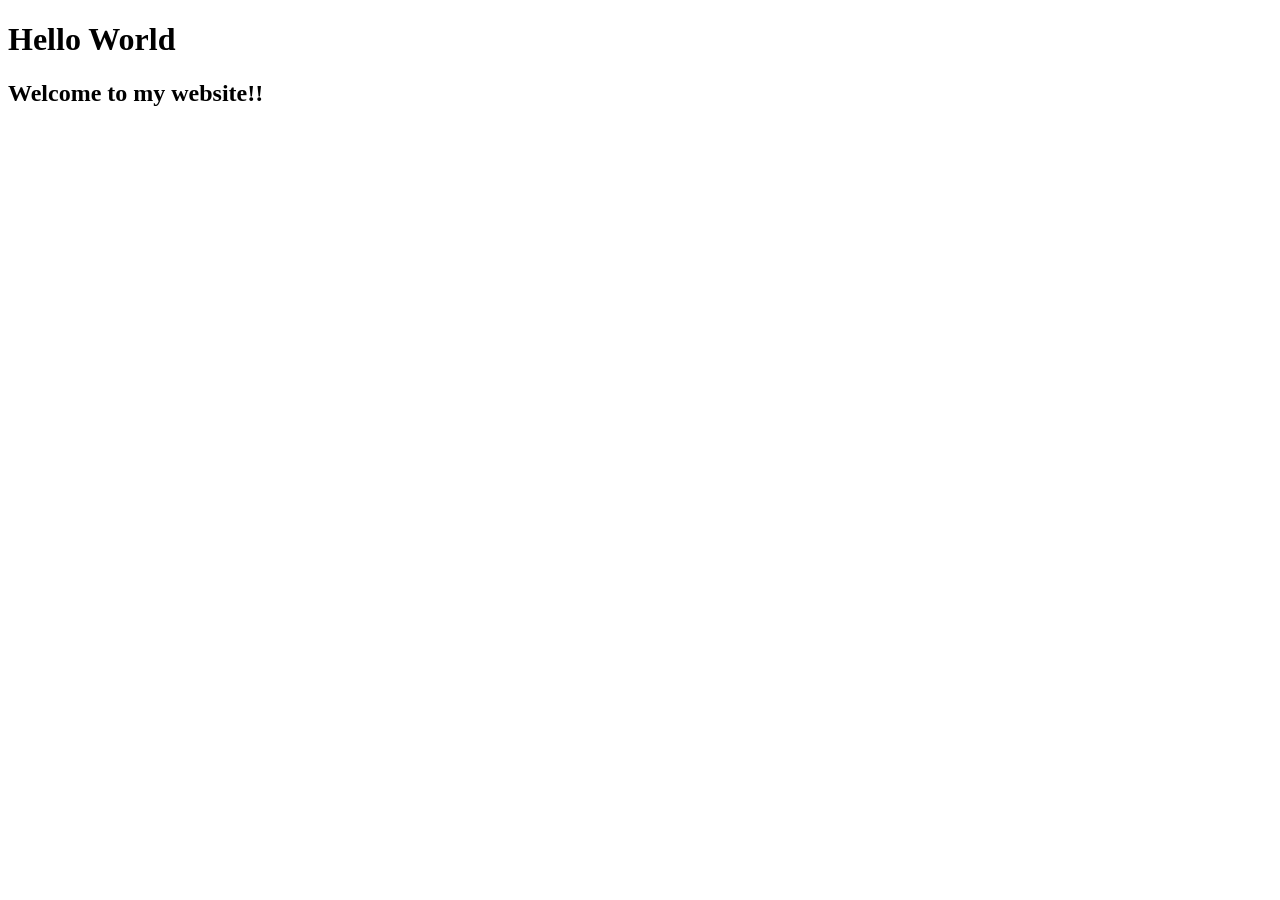
<file: test.html>
<!DOCTYPE html>
<html lang="en">
<head>
    <meta charset="UTF-8">
    <meta name="viewport" content="width=device-width, initial-scale=1.0">
    <title>Document</title>
</head>
<body>
    <h1>Hello World</h1>
    <h2>Welcome to my website!!</h2>
</body>
</html>
</file>
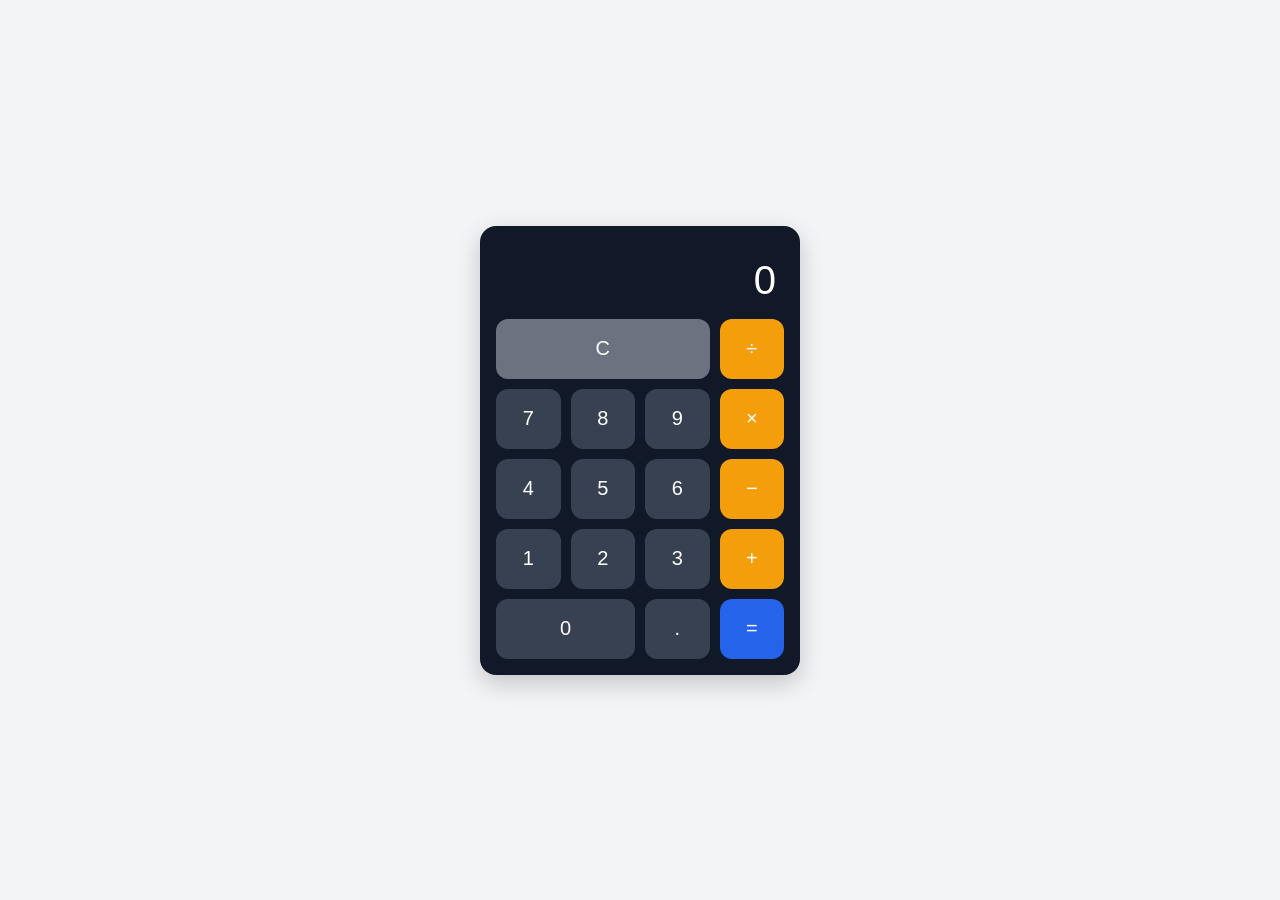
<file: output-style-test/calculator.html>
<!doctype html>
<html lang="ko">
  <head>
    <meta charset="UTF-8" />
    <meta name="viewport" content="width=device-width, initial-scale=1.0" />
    <title>계산기</title>
    <style>
      * {
        box-sizing: border-box;
      }

      body {
        margin: 0;
        min-height: 100vh;
        display: flex;
        justify-content: center;
        align-items: center;
        padding: 16px;
        background: #f3f4f6;
        font-family:
          -apple-system, BlinkMacSystemFont, 'Apple SD Gothic Neo',
          'Malgun Gothic', sans-serif;
      }

      .calculator {
        width: 100%;
        max-width: 320px;
        background: #111827;
        border-radius: 16px;
        padding: 16px;
        box-shadow: 0 8px 24px rgba(0, 0, 0, 0.2);
      }

      .display {
        color: #ffffff;
        text-align: right;
        font-size: 40px;
        min-height: 72px;
        padding: 16px 8px;
        overflow: hidden;
        white-space: nowrap;
        text-overflow: ellipsis;
      }

      .buttons {
        display: grid;
        grid-template-columns: repeat(4, 1fr);
        gap: 10px;
      }

      button {
        height: 60px;
        font-size: 20px;
        border: none;
        border-radius: 12px;
        cursor: pointer;
        background: #374151;
        color: #ffffff;
      }

      button:hover {
        filter: brightness(1.15);
      }

      button.function {
        background: #6b7280;
      }

      button.operator {
        background: #f59e0b;
      }

      button.equals {
        background: #2563eb;
      }

      button.wide2 {
        grid-column: span 2;
      }

      button.wide3 {
        grid-column: span 3;
      }
    </style>
  </head>
  <body>
    <main class="calculator">
      <div class="display" id="display">0</div>

      <div class="buttons">
        <button class="function wide3" data-action="clear">C</button>
        <button class="operator" data-op="/">÷</button>

        <button data-digit="7">7</button>
        <button data-digit="8">8</button>
        <button data-digit="9">9</button>
        <button class="operator" data-op="*">×</button>

        <button data-digit="4">4</button>
        <button data-digit="5">5</button>
        <button data-digit="6">6</button>
        <button class="operator" data-op="-">−</button>

        <button data-digit="1">1</button>
        <button data-digit="2">2</button>
        <button data-digit="3">3</button>
        <button class="operator" data-op="+">+</button>

        <button class="wide2" data-digit="0">0</button>
        <button data-action="decimal">.</button>
        <button class="equals" data-action="equals">=</button>
      </div>
    </main>

    <script>
      const display = document.getElementById('display');

      // 현재 상태
      let current = '0'; // 지금 화면에 보이는 숫자 (문자열)
      let previous = null; // 연산자 앞에 있던 숫자
      let operator = null; // 대기 중인 연산자 ("+", "-", "*", "/")
      let resetNext = false; // 다음 숫자 입력 때 화면을 새로 시작할지 여부

      // 두 수와 연산자를 받아 계산 결과를 반환합니다. 0으로 나누면 null을 반환합니다.
      function calculate(left, operator, right) {
        switch (operator) {
          case '+':
            return left + right;
          case '-':
            return left - right;
          case '*':
            return left * right;
          case '/':
            return right !== 0 ? left / right : null;
          default:
            return null;
        }
      }

      function render() {
        display.textContent = current;
      }

      function clearAll() {
        current = '0';
        previous = null;
        operator = null;
        resetNext = false;
      }

      function inputDigit(digit) {
        // TODO(human): 오류 상태에서 숫자를 누르면 어떻게 할지 정하고 구현하세요.
        if (resetNext || current === '0') {
          current = digit;
          resetNext = false;
        } else {
          current += digit;
        }
      }

      function inputDecimal() {
        if (resetNext) {
          current = '0.';
          resetNext = false;
          return;
        }
        if (!current.includes('.')) {
          current += '.';
        }
      }

      // 대기 중인 연산을 실행하고 결과를 화면에 올립니다.
      function evaluate() {
        if (operator === null) return;

        const result = calculate(previous, operator, Number(current));

        if (result === null) {
          current = '오류';
        } else {
          // 0.1 + 0.2 같은 부동소수점 오차를 줄이기 위해 유효숫자 12자리로 정리합니다.
          current = String(Number(result.toPrecision(12)));
        }

        previous = null;
        operator = null;
        resetNext = true;
      }

      function chooseOperator(nextOperator) {
        // current 가 오류가 되면 operator에 반응하지 않도록 함
        if (current === '오류') {
          return;
        }
        // 연산자를 연달아 누르면(예: 3 + 4 ×) 앞의 연산을 먼저 계산합니다.
        if (operator !== null && !resetNext) {
          evaluate();
          if (current === '오류') return;
        }

        previous = Number(current);
        operator = nextOperator;
        resetNext = true;
      }

      document.querySelector('.buttons').addEventListener('click', (event) => {
        const button = event.target.closest('button');
        if (!button) return;

        const { digit, op, action } = button.dataset;

        if (digit !== undefined) inputDigit(digit);
        else if (op !== undefined) chooseOperator(op);
        else if (action === 'decimal') inputDecimal();
        else if (action === 'equals') evaluate();
        else if (action === 'clear') clearAll();

        render();
      });

      render();
    </script>
  </body>
</html>
</file>
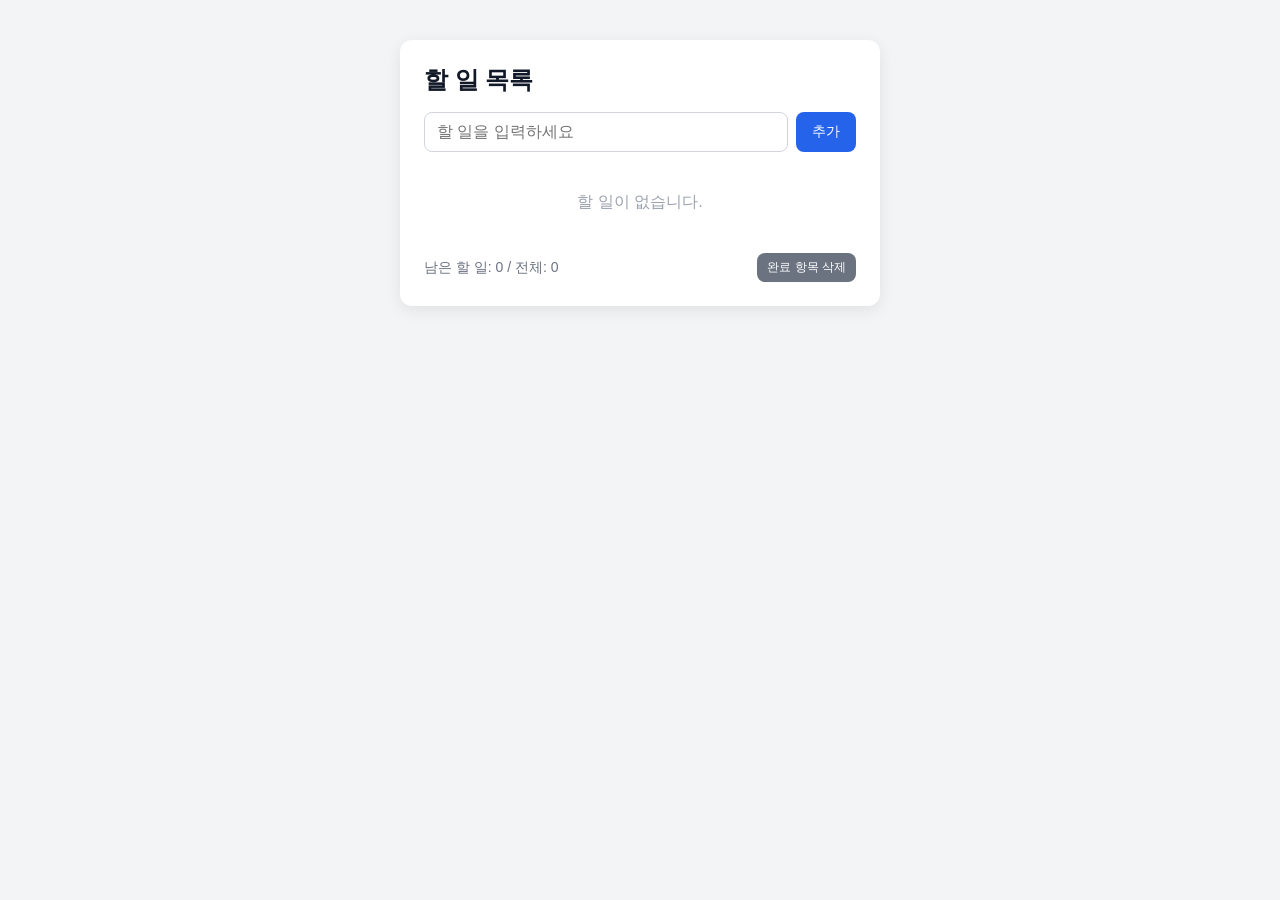
<file: output-style-test/todo.html>
<!DOCTYPE html>
<html lang="ko">
<head>
  <meta charset="UTF-8" />
  <meta name="viewport" content="width=device-width, initial-scale=1.0" />
  <title>TODO List</title>
  <style>
    * {
      box-sizing: border-box;
    }

    body {
      margin: 0;
      min-height: 100vh;
      display: flex;
      justify-content: center;
      align-items: flex-start;
      padding: 40px 16px;
      background: #f3f4f6;
      font-family: -apple-system, BlinkMacSystemFont, "Apple SD Gothic Neo", "Malgun Gothic", sans-serif;
      color: #111827;
    }

    .container {
      width: 100%;
      max-width: 480px;
      background: #ffffff;
      border-radius: 12px;
      box-shadow: 0 4px 16px rgba(0, 0, 0, 0.08);
      padding: 24px;
    }

    h1 {
      margin: 0 0 16px;
      font-size: 24px;
    }

    form {
      display: flex;
      gap: 8px;
      margin-bottom: 16px;
    }

    input[type="text"] {
      flex: 1;
      min-width: 0;
      padding: 10px 12px;
      font-size: 16px;
      border: 1px solid #d1d5db;
      border-radius: 8px;
      outline: none;
    }

    input[type="text"]:focus {
      border-color: #2563eb;
      box-shadow: 0 0 0 3px rgba(37, 99, 235, 0.2);
    }

    button {
      padding: 10px 16px;
      font-size: 14px;
      border: none;
      border-radius: 8px;
      cursor: pointer;
      background: #2563eb;
      color: #ffffff;
    }

    button:hover {
      background: #1d4ed8;
    }

    ul {
      list-style: none;
      margin: 0;
      padding: 0;
    }

    li {
      display: flex;
      align-items: center;
      gap: 10px;
      padding: 10px 4px;
      border-bottom: 1px solid #e5e7eb;
    }

    li input[type="checkbox"] {
      width: 18px;
      height: 18px;
      cursor: pointer;
    }

    .text {
      flex: 1;
      word-break: break-word;
    }

    li.done .text {
      text-decoration: line-through;
      color: #9ca3af;
    }

    .delete-btn {
      padding: 4px 8px;
      background: #ef4444;
      font-size: 12px;
    }

    .delete-btn:hover {
      background: #dc2626;
    }

    .empty {
      text-align: center;
      color: #9ca3af;
      padding: 24px 0;
    }

    footer {
      display: flex;
      justify-content: space-between;
      align-items: center;
      margin-top: 16px;
      font-size: 14px;
      color: #6b7280;
    }

    .clear-btn {
      background: #6b7280;
      font-size: 12px;
      padding: 6px 10px;
    }

    .clear-btn:hover {
      background: #4b5563;
    }
  </style>
</head>
<body>
  <main class="container">
    <h1>할 일 목록</h1>

    <form id="todo-form">
      <input type="text" id="todo-input" placeholder="할 일을 입력하세요" autocomplete="off" />
      <button type="submit">추가</button>
    </form>

    <ul id="todo-list"></ul>
    <div class="empty" id="empty-message">할 일이 없습니다.</div>

    <footer>
      <span id="count"></span>
      <button class="clear-btn" id="clear-done">완료 항목 삭제</button>
    </footer>
  </main>

  <script>
    const STORAGE_KEY = "simple-todo-items";

    let todos = loadTodos();

    const form = document.getElementById("todo-form");
    const input = document.getElementById("todo-input");
    const list = document.getElementById("todo-list");
    const emptyMessage = document.getElementById("empty-message");
    const count = document.getElementById("count");
    const clearDoneBtn = document.getElementById("clear-done");

    function loadTodos() {
      try {
        const saved = localStorage.getItem(STORAGE_KEY);
        return saved ? JSON.parse(saved) : [];
      } catch (error) {
        return [];
      }
    }

    function saveTodos() {
      try {
        localStorage.setItem(STORAGE_KEY, JSON.stringify(todos));
      } catch (error) {
        // 저장 공간이 막혀 있어도 화면 동작은 계속되도록 무시합니다.
      }
    }

    function render() {
      list.innerHTML = "";

      todos.forEach((todo) => {
        const li = document.createElement("li");
        if (todo.done) li.classList.add("done");

        const checkbox = document.createElement("input");
        checkbox.type = "checkbox";
        checkbox.checked = todo.done;
        checkbox.addEventListener("change", () => toggleTodo(todo.id));

        const text = document.createElement("span");
        text.className = "text";
        text.textContent = todo.text;

        const deleteBtn = document.createElement("button");
        deleteBtn.className = "delete-btn";
        deleteBtn.textContent = "삭제";
        deleteBtn.addEventListener("click", () => deleteTodo(todo.id));

        li.append(checkbox, text, deleteBtn);
        list.appendChild(li);
      });

      emptyMessage.style.display = todos.length === 0 ? "block" : "none";

      const remaining = todos.filter((todo) => !todo.done).length;
      count.textContent = `남은 할 일: ${remaining} / 전체: ${todos.length}`;
    }

    function addTodo(text) {
      todos.push({ id: Date.now(), text, done: false });
      saveTodos();
      render();
    }

    function toggleTodo(id) {
      todos = todos.map((todo) =>
        todo.id === id ? { ...todo, done: !todo.done } : todo
      );
      saveTodos();
      render();
    }

    function deleteTodo(id) {
      todos = todos.filter((todo) => todo.id !== id);
      saveTodos();
      render();
    }

    function clearDone() {
      todos = todos.filter((todo) => !todo.done);
      saveTodos();
      render();
    }

    form.addEventListener("submit", (event) => {
      event.preventDefault();
      const text = input.value.trim();
      if (text === "") return;
      addTodo(text);
      input.value = "";
      input.focus();
    });

    clearDoneBtn.addEventListener("click", clearDone);

    render();
  </script>
</body>
</html>
</file>
